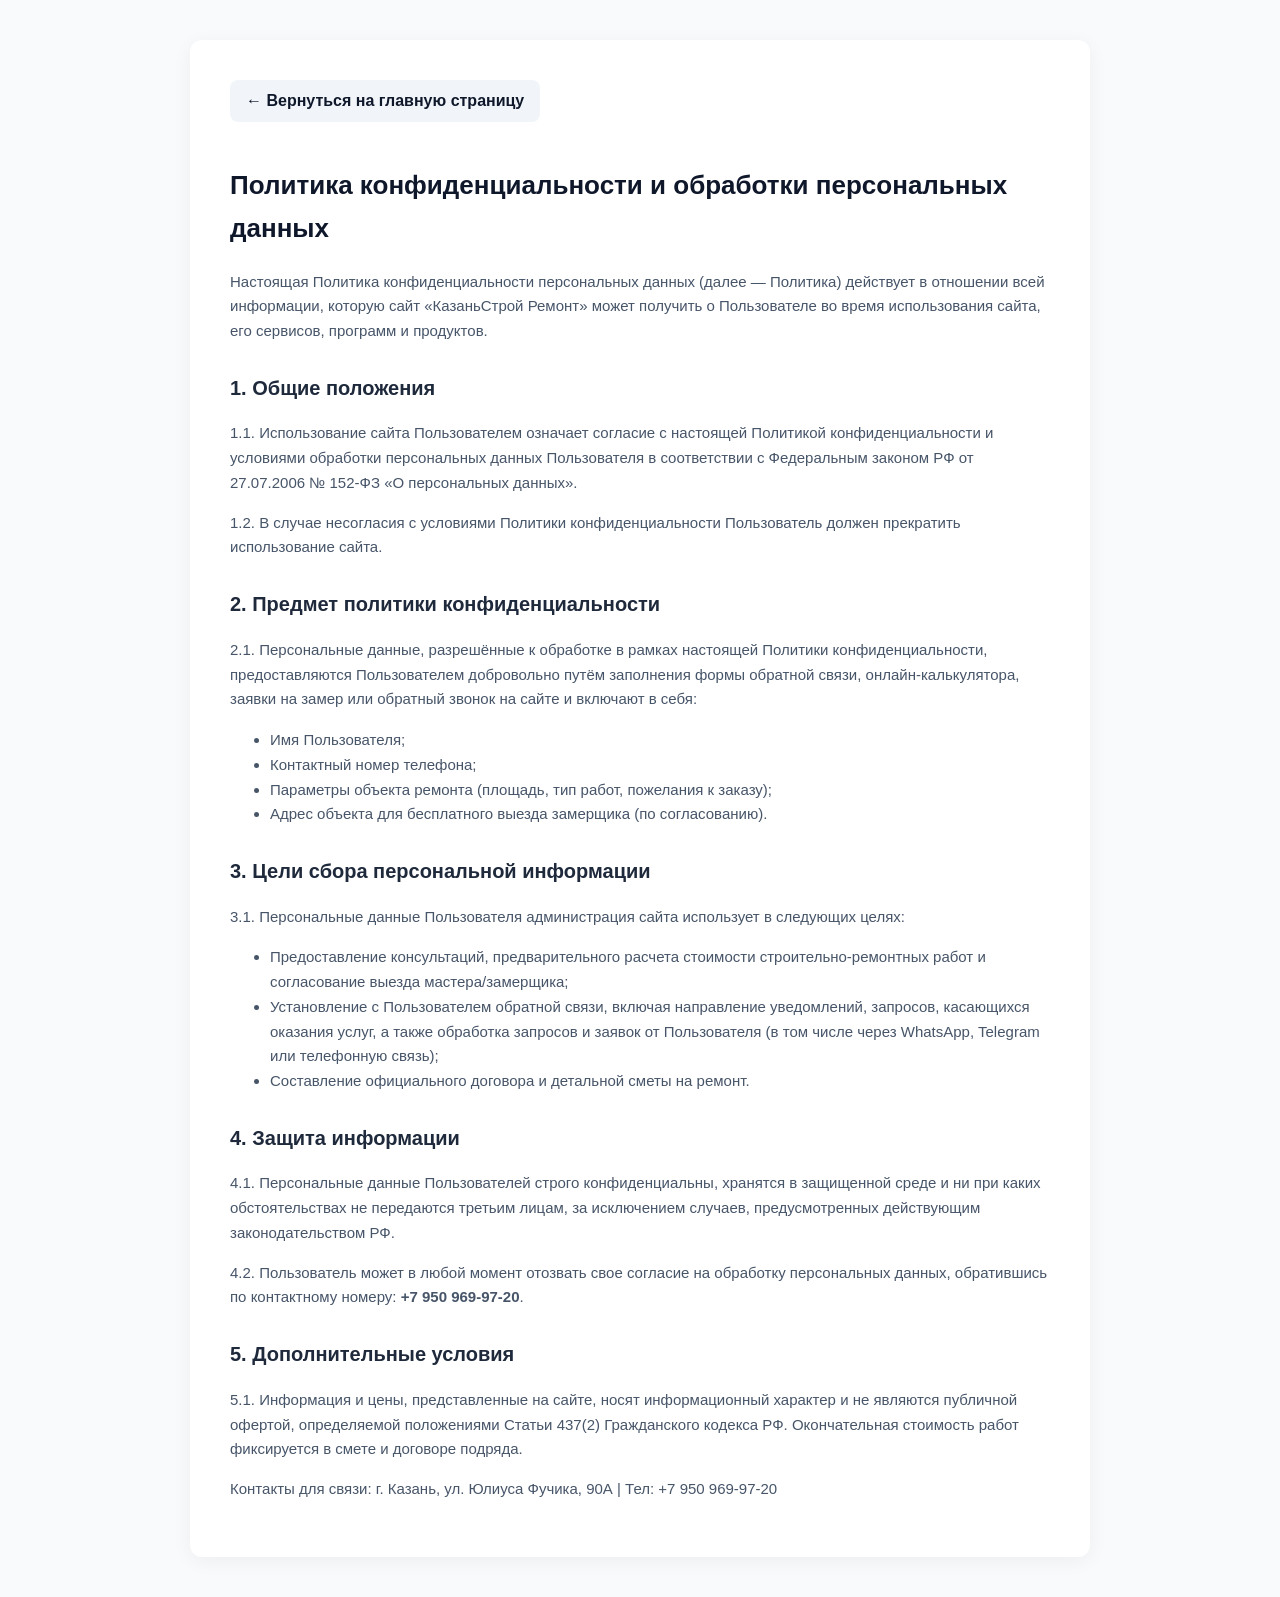
<file: public/policy.html>
<!DOCTYPE html>
<html lang="ru">
<head>
  <meta charset="UTF-8">
  <meta name="viewport" content="width=device-width, initial-scale=1.0">
  <title>Политика конфиденциальности — КазаньСтрой Ремонт</title>
  <style>
    body {
      font-family: -apple-system, BlinkMacSystemFont, "Segoe UI", Roboto, Helvetica, Arial, sans-serif;
      line-height: 1.65;
      color: #1a1e24;
      background-color: #f8fafc;
      margin: 0;
      padding: 40px 20px;
    }
    .container {
      max-width: 820px;
      margin: 0 auto;
      background: #ffffff;
      padding: 40px;
      border-radius: 12px;
      box-shadow: 0 4px 20px rgba(0,0,0,0.05);
    }
    h1 {
      font-size: 26px;
      color: #0f172a;
      margin-bottom: 20px;
    }
    h2 {
      font-size: 20px;
      margin-top: 28px;
      color: #1e293b;
    }
    p, li {
      color: #475569;
      font-size: 15px;
    }
    a {
      color: #ff6a00;
      text-decoration: none;
      font-weight: 600;
    }
    a:hover {
      text-decoration: underline;
    }
    .back-btn {
      display: inline-block;
      margin-bottom: 24px;
      padding: 8px 16px;
      background: #f1f5f9;
      color: #0f172a;
      border-radius: 8px;
    }
  </style>
</head>
<body>
  <div class="container">
    <a href="/" class="back-btn">← Вернуться на главную страницу</a>
    <h1>Политика конфиденциальности и обработки персональных данных</h1>
    
    <p>Настоящая Политика конфиденциальности персональных данных (далее — Политика) действует в отношении всей информации, которую сайт «КазаньСтрой Ремонт» может получить о Пользователе во время использования сайта, его сервисов, программ и продуктов.</p>
    
    <h2>1. Общие положения</h2>
    <p>1.1. Использование сайта Пользователем означает согласие с настоящей Политикой конфиденциальности и условиями обработки персональных данных Пользователя в соответствии с Федеральным законом РФ от 27.07.2006 № 152-ФЗ «О персональных данных».</p>
    <p>1.2. В случае несогласия с условиями Политики конфиденциальности Пользователь должен прекратить использование сайта.</p>
    
    <h2>2. Предмет политики конфиденциальности</h2>
    <p>2.1. Персональные данные, разрешённые к обработке в рамках настоящей Политики конфиденциальности, предоставляются Пользователем добровольно путём заполнения формы обратной связи, онлайн-калькулятора, заявки на замер или обратный звонок на сайте и включают в себя:</p>
    <ul>
      <li>Имя Пользователя;</li>
      <li>Контактный номер телефона;</li>
      <li>Параметры объекта ремонта (площадь, тип работ, пожелания к заказу);</li>
      <li>Адрес объекта для бесплатного выезда замерщика (по согласованию).</li>
    </ul>
    
    <h2>3. Цели сбора персональной информации</h2>
    <p>3.1. Персональные данные Пользователя администрация сайта использует в следующих целях:</p>
    <ul>
      <li>Предоставление консультаций, предварительного расчета стоимости строительно-ремонтных работ и согласование выезда мастера/замерщика;</li>
      <li>Установление с Пользователем обратной связи, включая направление уведомлений, запросов, касающихся оказания услуг, а также обработка запросов и заявок от Пользователя (в том числе через WhatsApp, Telegram или телефонную связь);</li>
      <li>Составление официального договора и детальной сметы на ремонт.</li>
    </ul>
    
    <h2>4. Защита информации</h2>
    <p>4.1. Персональные данные Пользователей строго конфиденциальны, хранятся в защищенной среде и ни при каких обстоятельствах не передаются третьим лицам, за исключением случаев, предусмотренных действующим законодательством РФ.</p>
    <p>4.2. Пользователь может в любой момент отозвать свое согласие на обработку персональных данных, обратившись по контактному номеру: <strong>+7 950 969-97-20</strong>.</p>
    
    <h2>5. Дополнительные условия</h2>
    <p>5.1. Информация и цены, представленные на сайте, носят информационный характер и не являются публичной офертой, определяемой положениями Статьи 437(2) Гражданского кодекса РФ. Окончательная стоимость работ фиксируется в смете и договоре подряда.</p>
    <p>Контакты для связи: г. Казань, ул. Юлиуса Фучика, 90А | Тел: +7 950 969-97-20</p>
  </div>
</body>
</html>
</file>
